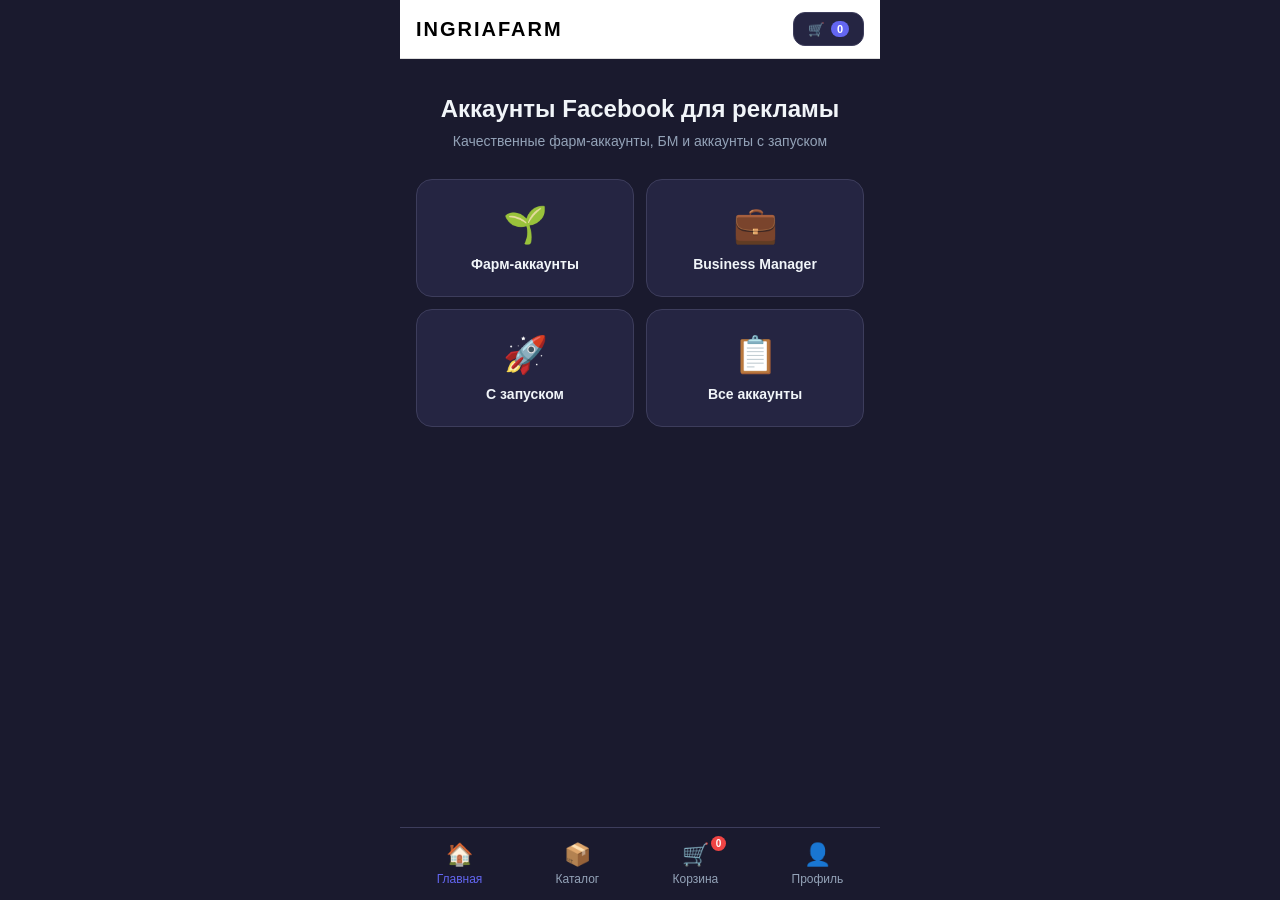
<file: webapp/index.html>
<!DOCTYPE html>
<html lang="ru">
<head>
    <meta charset="UTF-8">
    <meta name="viewport" content="width=device-width, initial-scale=1.0, user-scalable=no">
    <title>INGRIAFARM</title>
    <script src="https://telegram.org/js/telegram-web-app.js"></script>
    <link rel="stylesheet" href="css/style.css?v=2">
<base target="_blank">
</head>
<body>
    <div id="app">
        <!-- Шапка -->
        <header class="header">
            <div class="header-content">
                <div class="logo">INGRIAFARM</div>
                <button class="cart-btn" onclick="showCart()">
                    <span class="cart-icon">🛒</span>
                    <span class="cart-count" id="cartCount">0</span>
                </button>
            </div>
        </header>

        <main class="main">
            <!-- Home -->
            <div id="homeScreen" class="screen active">
                <div class="hero">
                    <h1>Аккаунты Facebook для рекламы</h1>
                    <p>Качественные фарм-аккаунты, БМ и аккаунты с запуском</p>
                </div>
                <div class="categories">
                    <div class="category-card" onclick="filterCategory('farm')">
                        <div class="category-icon">🌱</div>
                        <div class="category-name">Фарм-аккаунты</div>
                    </div>
                    <div class="category-card" onclick="filterCategory('bm')">
                        <div class="category-icon">💼</div>
                        <div class="category-name">Business Manager</div>
                    </div>
                    <div class="category-card" onclick="filterCategory('launch')">
                        <div class="category-icon">🚀</div>
                        <div class="category-name">С запуском</div>
                    </div>
                    <div class="category-card" onclick="filterCategory('all')">
                        <div class="category-icon">📋</div>
                        <div class="category-name">Все аккаунты</div>
                    </div>
                </div>
            </div>

            <!-- Catalog -->
            <div id="catalogScreen" class="screen">
                <div class="screen-header">
                    <button class="back-btn" onclick="showHome()">←</button>
                    <h2 id="catalogTitle">Каталог</h2>
                </div>
                <div class="filters">
                    <select id="countryFilter" onchange="applyFilters()">
                        <option value="all">Все страны</option>
                        <option value="usa">🇺🇸 США</option>
                        <option value="uk">🇬🇧 UK</option>
                        <option value="eu">🇪🇺 Европа</option>
                    </select>
                    <select id="ageFilter" onchange="applyFilters()">
                        <option value="all">Любой возраст</option>
                        <option value="1-3">1-3 мес</option>
                        <option value="3-6">3-6 мес</option>
                        <option value="6+">6+ мес</option>
                    </select>
                </div>
                <div class="products-grid" id="productsGrid"></div>
            </div>

            <!-- Product -->
            <div id="productScreen" class="screen">
                <div class="screen-header">
                    <button class="back-btn" onclick="showCatalog()">←</button>
                </div>
                <div id="productDetail"></div>
            </div>

            <!-- Cart -->
            <div id="cartScreen" class="screen">
                <div class="screen-header">
                    <button class="back-btn" onclick="showHome()">←</button>
                    <h2>Корзина</h2>
                </div>
                <div id="cartContent"></div>
            </div>

            <!-- Checkout -->
            <div id="checkoutScreen" class="screen">
                <div class="screen-header">
                    <button class="back-btn" onclick="showCart()">←</button>
                    <h2>Оформление</h2>
                </div>
                <div class="checkout-total" id="checkoutTotal">0 USDT</div>
                <button class="btn btn-primary" onclick="processPayment()">Оплатить</button>
            </div>

            <!-- Success -->
            <div id="successScreen" class="screen">
                <div class="success-content">
                    <div class="success-icon">✅</div>
                    <h2>Успешно!</h2>
                    <button class="btn btn-primary" onclick="showProfile()">В профиль</button>
                </div>
            </div>

            <!-- Profile -->
            <div id="profileScreen" class="screen">
                <div class="screen-header">
                    <button class="back-btn" onclick="showHome()">←</button>
                    <h2>INGRIAFARM</h2>
                </div>
                <div class="profile-hero">
                    <div class="profile-greeting">Привет, <span id="userName">Artur</span>!</div>
                    <div class="profile-deposit-btn" onclick="showDeposit()">+ ПОПОЛНИТЬ БАЛАНС</div>
                    <div class="profile-balance" id="profileBalance">0.00$</div>
                </div>
                <div class="profile-menu">
                    <button class="profile-menu-btn" onclick="showProfileTab('purchases')">
                        <span>🛒</span> Мои покупки
                    </button>
                    <button class="profile-menu-btn" onclick="showProfileTab('payments')">
                        <span>📋</span> Платежи
                    </button>
                </div>
                <div class="profile-tab-content" id="purchasesTab">
                    <div id="purchasesContent"></div>
                </div>
                <div class="profile-tab-content" id="paymentsTab">
                    <div id="paymentsContent"></div>
                </div>

                <!-- Deposit Screen (hidden by default) -->
                <div id="depositScreen" class="profile-tab-content">
                    <div id="depositContent"></div>
                </div>
            </div>
        </main>

        <!-- Навигация -->
        <nav class="bottom-nav">
            <button class="nav-btn active" onclick="showHome()">
                <span class="nav-icon">🏠</span>
                <span>Главная</span>
            </button>
            <button class="nav-btn" onclick="showCatalog()">
                <span class="nav-icon">📦</span>
                <span>Каталог</span>
            </button>
            <button class="nav-btn" onclick="showCart()">
                <span class="nav-icon">🛒</span>
                <span>Корзина</span>
                <span class="nav-badge" id="navBadge">0</span>
            </button>
            <button class="nav-btn" onclick="showProfile()">
                <span class="nav-icon">👤</span>
                <span>Профиль</span>
            </button>
        </nav>
    </div>
    <script src="js/app.js"></script>
</body>
</html>
</file>
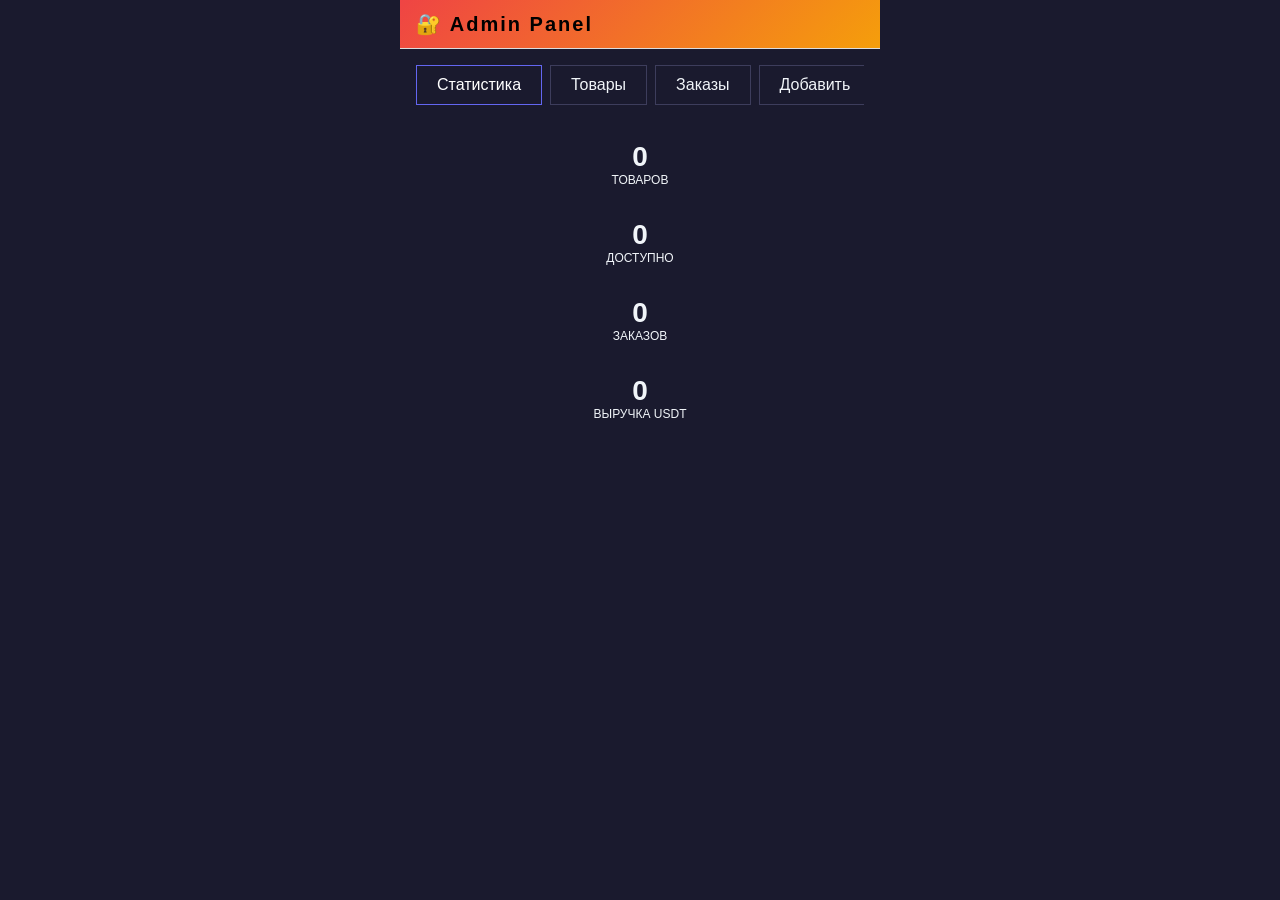
<file: webapp/admin.html>
<!DOCTYPE html>
<html lang="ru">
<head>
    <meta charset="UTF-8">
    <meta name="viewport" content="width=device-width, initial-scale=1.0, user-scalable=no">
    <title>Admin Panel - FB Shop</title>
    <script src="https://telegram.org/js/telegram-web-app.js"></script>
    <link rel="stylesheet" href="css/style.css">
    <style>
        .admin-header { background: linear-gradient(135deg, #ef4444 0%, #f59e0b 100%); }
        .stat-card { background: var(--bg-card); border-radius: var(--radius); padding: 16px; text-align: center; }
        .stat-value { font-size: 28px; font-weight: 800; color: var(--accent-hover); }
        .stat-label { font-size: 12px; color: var(--text-muted); text-transform: uppercase; }
        .admin-btn { background: var(--accent-gradient); border: none; border-radius: var(--radius-sm); padding: 14px; color: white; font-weight: 600; cursor: pointer; width: 100%; margin-bottom: 10px; }
        .admin-btn.danger { background: linear-gradient(135deg, #ef4444 0%, #dc2626 100%); }
        .form-group { margin-bottom: 16px; }
        .form-label { display: block; margin-bottom: 6px; font-size: 14px; color: var(--text-secondary); }
        .form-input { width: 100%; background: var(--bg-card); border: 1px solid var(--border); border-radius: var(--radius-sm); padding: 12px; color: var(--text-primary); font-size: 14px; }
        .form-input:focus { border-color: var(--accent); outline: none; }
        .product-row { display: flex; justify-content: space-between; align-items: center; padding: 12px; background: var(--bg-card); border-radius: var(--radius-sm); margin-bottom: 8px; }
        .tabs { display: flex; gap: 8px; margin-bottom: 20px; overflow-x: auto; }
        .tab { background: var(--bg-card); border: 1px solid var(--border); border-radius: var(--radius-sm); padding: 10px 20px; color: var(--text-secondary); cursor: pointer; white-space: nowrap; }
        .tab.active { background: var(--accent-gradient); color: white; border-color: var(--accent); }
    </style>
</head>
<body>
    <div id="app">
        <header class="header admin-header">
            <div class="header-content">
                <div class="logo">
                    <span class="logo-icon">🔐</span>
                    <span class="logo-text">Admin Panel</span>
                </div>
            </div>
        </header>

        <main class="main">
            <div id="adminScreen" class="screen active">
                <div class="tabs">
                    <div class="tab active" onclick="showTab('stats')">Статистика</div>
                    <div class="tab" onclick="showTab('products')">Товары</div>
                    <div class="tab" onclick="showTab('orders')">Заказы</div>
                    <div class="tab" onclick="showTab('add')">Добавить</div>
                </div>

                <!-- Stats Tab -->
                <div id="statsTab" class="tab-content">
                    <div class="categories-grid" style="grid-template-columns: repeat(2, 1fr);">
                        <div class="stat-card">
                            <div class="stat-value" id="statProducts">0</div>
                            <div class="stat-label">Товаров</div>
                        </div>
                        <div class="stat-card">
                            <div class="stat-value" id="statAvailable">0</div>
                            <div class="stat-label">Доступно</div>
                        </div>
                        <div class="stat-card">
                            <div class="stat-value" id="statOrders">0</div>
                            <div class="stat-label">Заказов</div>
                        </div>
                        <div class="stat-card">
                            <div class="stat-value" id="statRevenue">0</div>
                            <div class="stat-label">Выручка USDT</div>
                        </div>
                    </div>
                </div>

                <!-- Products Tab -->
                <div id="productsTab" class="tab-content" style="display:none;">
                    <div id="adminProductsList"></div>
                </div>

                <!-- Orders Tab -->
                <div id="ordersTab" class="tab-content" style="display:none;">
                    <div id="adminOrdersList"></div>
                </div>

                <!-- Add Product Tab -->
                <div id="addTab" class="tab-content" style="display:none;">
                    <h3 class="section-title">Добавить товар</h3>
                    <div class="form-group">
                        <label class="form-label">Название</label>
                        <input class="form-input" id="addTitle" placeholder="Farm-akkaunt Facebook USA">
                    </div>
                    <div class="form-group">
                        <label class="form-label">Категория</label>
                        <select class="form-input" id="addCategory">
                            <option value="farm">Фарм-аккаунт</option>
                            <option value="bm">Business Manager</option>
                            <option value="launch">С запуском</option>
                        </select>
                    </div>
                    <div class="form-group">
                        <label class="form-label">Страна</label>
                        <select class="form-input" id="addCountry">
                            <option value="usa">США</option>
                            <option value="uk">Великобритания</option>
                            <option value="eu">Европа</option>
                        </select>
                    </div>
                    <div class="form-group">
                        <label class="form-label">Возраст</label>
                        <select class="form-input" id="addAge">
                            <option value="1-3">1-3 месяца</option>
                            <option value="3-6">3-6 месяцев</option>
                            <option value="6+">6+ месяцев</option>
                        </select>
                    </div>
                    <div class="form-group">
                        <label class="form-label">Цена (USDT)</label>
                        <input class="form-input" id="addPrice" type="number" placeholder="25">
                    </div>
                    <div class="form-group">
                        <label class="form-label">Бейдж</label>
                        <input class="form-input" id="addBadge" placeholder="Популярный">
                    </div>
                    <div class="form-group">
                        <label class="form-label">Логин</label>
                        <input class="form-input" id="addLogin" placeholder="email@gmail.com">
                    </div>
                    <div class="form-group">
                        <label class="form-label">Пароль</label>
                        <input class="form-input" id="addPassword" placeholder="password123">
                    </div>
                    <div class="form-group">
                        <label class="form-label">Cookies файл</label>
                        <input class="form-input" id="addCookies" placeholder="cookies.json">
                    </div>
                    <div class="form-group">
                        <label class="form-label">2FA код</label>
                        <input class="form-input" id="add2FA" placeholder="123456 (или оставь пустым)">
                    </div>
                    <div class="form-group">
                        <label class="form-label">Описание</label>
                        <textarea class="form-input" id="addDescription" rows="3" placeholder="Описание товара..."></textarea>
                    </div>
                    <button class="admin-btn" onclick="addProduct()">Добавить товар</button>
                </div>
            </div>

            <!-- Access Denied -->
            <div id="accessDenied" class="screen" style="text-align:center; padding-top:100px;">
                <div style="font-size:64px;">🚫</div>
                <h2>Доступ запрещён</h2>
                <p style="color:var(--text-muted);">У вас нет прав администратора</p>
            </div>
        </main>
    </div>

    <script>
        let tg = window.Telegram.WebApp;
        tg.ready();
        tg.setHeaderColor('#0a0a0f');
        tg.setBackgroundColor('#0a0a0f');

        let userId = tg.initDataUnsafe?.user?.id;
        let isAdmin = false;

        async function checkAdmin() {
            try {
                let res = await fetch('/api/admin/check/' + userId);
                let data = await res.json();
                isAdmin = data.is_admin;

                if (!isAdmin) {
                    document.getElementById('adminScreen').classList.remove('active');
                    document.getElementById('accessDenied').classList.add('active');
                } else {
                    loadStats();
                }
            } catch(e) {
                console.error(e);
            }
        }

        function showTab(tab) {
            document.querySelectorAll('.tab').forEach(t => t.classList.remove('active'));
            document.querySelectorAll('.tab-content').forEach(t => t.style.display = 'none');

            event.target.classList.add('active');
            document.getElementById(tab + 'Tab').style.display = 'block';

            if (tab === 'stats') loadStats();
            if (tab === 'products') loadAdminProducts();
            if (tab === 'orders') loadAdminOrders();
        }

        async function loadStats() {
            try {
                let res = await fetch('/api/admin/stats?user_id=' + userId);
                let data = await res.json();
                document.getElementById('statProducts').textContent = data.total_products;
                document.getElementById('statAvailable').textContent = data.available_products;
                document.getElementById('statOrders').textContent = data.total_orders;
                document.getElementById('statRevenue').textContent = data.total_revenue;
            } catch(e) { console.error(e); }
        }

        async function loadAdminProducts() {
            try {
                let res = await fetch('/api/admin/products?user_id=' + userId);
                let data = await res.json();
                let html = '';
                data.products.forEach(p => {
                    let status = p.status === 'available' ? 'Доступно' : 'Продано';
                    html += '<div class="product-row">';
                    html += '<div><b>#' + p.id + '</b> ' + p.title + '<br><small>' + p.price + ' USDT | ' + status + '</small></div>';
                    html += '<button class="btn btn-secondary" style="width:auto;padding:8px 12px;" onclick="editProduct(' + p.id + ')">Изменить</button>';
                    html += '</div>';
                });
                document.getElementById('adminProductsList').innerHTML = html || '<p style="color:var(--text-muted);text-align:center;">Товаров нет</p>';
            } catch(e) { console.error(e); }
        }

        async function loadAdminOrders() {
            try {
                let res = await fetch('/api/admin/orders?user_id=' + userId);
                let data = await res.json();
                let html = '';
                data.orders.forEach(o => {
                    let status = o.status === 'paid' ? '✅ Оплачен' : '⏳ Ожидание';
                    html += '<div class="product-row">';
                    html += '<div><b>' + o.order_id + '</b><br><small>' + o.total + ' USDT | ' + status + ' | ' + o.created_at + '</small></div>';
                    html += '</div>';
                });
                document.getElementById('adminOrdersList').innerHTML = html || '<p style="color:var(--text-muted);text-align:center;">Заказов нет</p>';
            } catch(e) { console.error(e); }
        }

        async function addProduct() {
            let product = {
                user_id: userId,
                title: document.getElementById('addTitle').value,
                category: document.getElementById('addCategory').value,
                country: document.getElementById('addCountry').value,
                age: document.getElementById('addAge').value,
                price: parseFloat(document.getElementById('addPrice').value),
                badge: document.getElementById('addBadge').value,
                login: document.getElementById('addLogin').value,
                password: document.getElementById('addPassword').value,
                cookies: document.getElementById('addCookies').value,
                two_fa: document.getElementById('add2FA').value || null,
                description: document.getElementById('addDescription').value,
                specs: {
                    'Страна': document.getElementById('addCountry').options[document.getElementById('addCountry').selectedIndex].text,
                    'Возраст': document.getElementById('addAge').options[document.getElementById('addAge').selectedIndex].text,
                    'Тип': document.getElementById('addCategory').options[document.getElementById('addCategory').selectedIndex].text
                }
            };

            try {
                let res = await fetch('/api/admin/products', {
                    method: 'POST',
                    headers: {'Content-Type': 'application/json'},
                    body: JSON.stringify(product)
                });
                let data = await res.json();
                if (data.success) {
                    tg.showAlert('Товар добавлен! ID: ' + data.product_id);
                    // Clear form
                    document.querySelectorAll('.form-input').forEach(i => i.value = '');
                }
            } catch(e) { console.error(e); }
        }

        checkAdmin();
    </script>
</body>
</html>
</file>
<file: webapp/css/style.css>
* {
    margin: 0;
    padding: 0;
    box-sizing: border-box;
    -webkit-tap-highlight-color: transparent;
}

:root {
    --bg: #1a1a2e;
    --card: #252542;
    --accent: #6366f1;
    --text: #f1f5f9;
    --text2: #94a3b8;
    --border: #3d3d5c;
    --success: #22c55e;
}

body {
    font-family: -apple-system, BlinkMacSystemFont, 'Segoe UI', Roboto, sans-serif;
    background: var(--bg);
    color: var(--text);
    height: 100vh;
    overflow: hidden;
}

#app {
    max-width: 480px;
    margin: 0 auto;
    height: 100vh;
    display: flex;
    flex-direction: column;
    position: relative;
}

/* HEADER - 弍亠仍舒� �舒仗从舒 */
.header {
    background: #fff;
    padding: 12px 16px;
    border-bottom: 1px solid #ddd;
    flex-shrink: 0;
}

.header-content {
    display: flex;
    justify-content: space-between;
    align-items: center;
}

.logo {
    font-size: 20px;
    font-weight: 800;
    letter-spacing: 2px;
    color: #000;
}

.cart-btn {
    background: var(--card);
    border: 1px solid var(--border);
    border-radius: 12px;
    padding: 8px 14px;
    color: var(--text);
    cursor: pointer;
    display: flex;
    align-items: center;
    gap: 6px;
}

.cart-count {
    background: var(--accent);
    color: white;
    font-size: 11px;
    font-weight: 700;
    padding: 2px 6px;
    border-radius: 10px;
}

/* MAIN */
.main {
    flex: 1;
    overflow-y: auto;
    position: relative;
}

.screen {
    display: none;
    padding: 16px;
    animation: fadeIn 0.3s ease;
}

.screen.active {
    display: block;
}

@keyframes fadeIn {
    from { opacity: 0; }
    to { opacity: 1; }
}

/* SCREEN HEADER */
.screen-header {
    display: flex;
    align-items: center;
    gap: 12px;
    margin-bottom: 20px;
}

.back-btn {
    background: var(--card);
    border: 1px solid var(--border);
    border-radius: 12px;
    padding: 8px 14px;
    color: var(--text2);
    cursor: pointer;
    font-size: 16px;
}

/* HERO */
.hero {
    text-align: center;
    padding: 20px 0 30px;
}

.hero h1 {
    font-size: 24px;
    font-weight: 800;
    margin-bottom: 10px;
}

.hero p {
    color: var(--text2);
    font-size: 14px;
}

/* CATEGORIES */
.categories {
    display: grid;
    grid-template-columns: repeat(2, 1fr);
    gap: 12px;
}

.category-card {
    background: var(--card);
    border: 1px solid var(--border);
    border-radius: 16px;
    padding: 24px 16px;
    text-align: center;
    cursor: pointer;
}

.category-icon {
    font-size: 36px;
    margin-bottom: 10px;
}

.category-name {
    font-size: 14px;
    font-weight: 600;
}

/* FILTERS */
.filters {
    display: flex;
    gap: 10px;
    margin-bottom: 16px;
}

.filters select {
    background: var(--card);
    border: 1px solid var(--border);
    border-radius: 12px;
    padding: 10px 14px;
    color: var(--text);
    font-size: 14px;
    flex: 1;
}

/* PRODUCTS */
.products-grid {
    display: grid;
    gap: 12px;
}

.product-card {
    background: var(--card);
    border: 1px solid var(--border);
    border-radius: 16px;
    padding: 16px;
    cursor: pointer;
}

.product-header {
    display: flex;
    justify-content: space-between;
    margin-bottom: 10px;
}

.product-title {
    font-weight: 600;
}

.product-badge {
    background: var(--accent);
    color: white;
    font-size: 11px;
    padding: 4px 10px;
    border-radius: 20px;
}

.product-tags {
    display: flex;
    gap: 6px;
    margin-bottom: 12px;
}

.product-tag {
    background: var(--bg);
    border-radius: 6px;
    padding: 4px 10px;
    font-size: 12px;
    color: var(--text2);
}

.product-footer {
    display: flex;
    justify-content: space-between;
    align-items: center;
}

.product-price {
    font-size: 20px;
    font-weight: 700;
    color: var(--success);
}

.btn-add {
    background: var(--accent);
    border: none;
    border-radius: 12px;
    padding: 10px 18px;
    color: white;
    font-weight: 600;
    cursor: pointer;
}

/* PRODUCT DETAIL */
#productDetail {
    background: var(--card);
    border-radius: 16px;
    padding: 20px;
}

.spec-row {
    display: flex;
    justify-content: space-between;
    padding: 10px 0;
    border-bottom: 1px solid var(--border);
    font-size: 14px;
}

.spec-label {
    color: var(--text2);
}

/* CART */
.cart-item {
    background: var(--card);
    border-radius: 16px;
    padding: 16px;
    display: flex;
    justify-content: space-between;
    align-items: center;
    margin-bottom: 10px;
}

.cart-item-remove {
    background: #ef4444;
    border: none;
    border-radius: 8px;
    padding: 8px 12px;
    color: white;
    cursor: pointer;
}

.cart-total {
    text-align: center;
    font-size: 28px;
    font-weight: 800;
    margin: 20px 0;
}

/* CHECKOUT */
.checkout-total {
    text-align: center;
    font-size: 36px;
    font-weight: 800;
    margin: 30px 0;
}

/* SUCCESS */
.success-content {
    text-align: center;
    padding: 60px 20px;
}

.success-icon {
    font-size: 64px;
    margin-bottom: 20px;
}

/* PROFILE - �弌�������� */
.profile-hero {
    text-align: center;
    padding: 40px 20px;
    margin-bottom: 20px;
}

/* ��亳于亠�, 弌舒�舒! - ��亳�� 仗仂弍仂仍��亠 */
.profile-greeting {
    font-size: 22px;
    color: var(--text2);
    margin-bottom: 10px;
}

.profile-greeting span {
    color: var(--accent);
    font-weight: 600;
}

/* + �������丐亂 �����弌 - 仄亠仆��亠, hover */
.profile-deposit-btn {
    font-size: 10px;
    color: var(--text2);
    margin-bottom: 16px;
    cursor: pointer;
    letter-spacing: 1.5px;
    transition: color 0.2s;
    display: inline-block;
    padding: 4px 8px;
    border-radius: 6px;
}

.profile-deposit-btn:hover {
    color: var(--accent);
}

/* �舒仍舒仆� - 仄亠仆��亠, 从仍亳从舒弍亠仍�仆�亶, 仆舒 仂�亟亠仍�仆仂亶 ���仂从亠, �仂 �于亠�亠仆亳亠仄 */
.profile-balance {
    font-size: 36px;
    font-weight: 300;
    line-height: 1;
    cursor: pointer;
    display: block;
    margin: 0 auto;
    transition: opacity 0.2s;
    text-shadow: 0 0 20px rgba(255, 255, 255, 0.4), 0 0 40px rgba(255, 255, 255, 0.2), 0 0 60px rgba(255, 255, 255, 0.1);
}

.profile-balance:hover {
    opacity: 0.8;
}

.profile-menu {
    display: flex;
    flex-direction: column;
    gap: 10px;
    padding: 0 16px;
}

.profile-menu-btn {
    background: var(--card);
    border: 1px solid var(--border);
    border-radius: 16px;
    padding: 16px 20px;
    color: var(--text);
    font-size: 16px;
    cursor: pointer;
    display: flex;
    align-items: center;
    gap: 12px;
    text-align: left;
}

.profile-tab-content {
    display: none;
    padding: 16px;
}

.profile-tab-content.active {
    display: block;
}

/* BUTTONS */
.btn {
    border: none;
    border-radius: 16px;
    padding: 16px 24px;
    font-size: 16px;
    font-weight: 600;
    cursor: pointer;
    width: 100%;
}

.btn-primary {
    background: var(--accent);
    color: white;
}

/* EMPTY */
.empty-state {
    text-align: center;
    padding: 60px 20px;
    color: var(--text2);
}

.empty-icon {
    font-size: 48px;
    margin-bottom: 16px;
}

/* BOTTOM NAV */
.bottom-nav {
    display: flex;
    justify-content: space-around;
    padding: 8px 0;
    border-top: 1px solid var(--border);
    background: var(--bg);
    flex-shrink: 0;
}

.nav-btn {
    background: none;
    border: none;
    color: var(--text2);
    display: flex;
    flex-direction: column;
    align-items: center;
    gap: 4px;
    padding: 6px 16px;
    cursor: pointer;
    font-size: 12px;
    position: relative;
}

.nav-btn.active {
    color: var(--accent);
}

.nav-icon {
    font-size: 22px;
}

.nav-badge {
    position: absolute;
    top: 0;
    right: 8px;
    background: #ef4444;
    color: white;
    font-size: 10px;
    font-weight: 700;
    padding: 2px 5px;
    border-radius: 10px;
}

/* LOADING */
.loading {
    text-align: center;
    padding: 40px;
    color: var(--text2);
}

/* TRANSACTIONS */
.transaction-card {
    background: var(--card);
    border-radius: 16px;
    padding: 16px;
    display: flex;
    align-items: center;
    gap: 12px;
    margin-bottom: 10px;
}

.transaction-icon {
    font-size: 24px;
}

.transaction-info {
    flex: 1;
}

.transaction-title {
    font-weight: 600;
    font-size: 14px;
}

.transaction-desc {
    font-size: 12px;
    color: var(--text2);
}

.transaction-amount {
    font-weight: 700;
}


/* PRODUCT CARD - NEW DESIGN */
.product-card {
    background: var(--card);
    border: 1px solid var(--border);
    border-radius: 16px;
    padding: 16px;
    margin-bottom: 12px;
    transition: transform 0.2s;
}

.product-card:hover {
    transform: translateY(-2px);
}

.product-card-header {
    display: flex;
    align-items: center;
    gap: 8px;
    margin-bottom: 12px;
    cursor: pointer;
}

.product-card-icon {
    font-size: 20px;
}

.product-card-title {
    font-size: 14px;
    font-weight: 600;
    flex: 1;
    line-height: 1.4;
}

.product-card-body {
    display: flex;
    justify-content: space-between;
    align-items: flex-end;
}

.product-card-price {
    font-size: 28px;
    font-weight: 700;
    color: var(--text);
    line-height: 1;
}

.product-card-stock {
    font-size: 12px;
    color: var(--success);
    margin-top: 4px;
}

.product-card-actions {
    display: flex;
    flex-direction: column;
    gap: 8px;
    align-items: flex-end;
}

.btn-buy {
    background: var(--accent);
    border: none;
    border-radius: 12px;
    padding: 10px 20px;
    color: white;
    font-weight: 600;
    cursor: pointer;
    display: flex;
    align-items: center;
    gap: 6px;
    font-size: 14px;
}

.btn-buy:hover {
    opacity: 0.9;
}

.btn-buy:disabled {
    background: #333;
    color: #666;
    cursor: not-allowed;
    opacity: 0.5;
}

.btn-add-cart {
    background: transparent;
    border: 1px solid var(--border);
    border-radius: 12px;
    padding: 8px 16px;
    color: var(--text2);
    font-size: 12px;
    cursor: pointer;
}

.btn-add-cart:hover {
    border-color: var(--accent);
    color: var(--accent);
}

/* PRODUCT DETAIL - NEW DESIGN */
.product-detail-header {
    margin-bottom: 20px;
}

.product-detail-title {
    font-size: 18px;
    font-weight: 600;
    line-height: 1.4;
    margin-bottom: 16px;
}

.product-detail-price-row {
    display: flex;
    justify-content: space-between;
    align-items: center;
    margin-bottom: 16px;
}

.product-detail-price {
    font-size: 36px;
    font-weight: 700;
}

.product-detail-stock {
    background: rgba(78, 205, 196, 0.1);
    color: var(--success);
    padding: 6px 12px;
    border-radius: 8px;
    font-size: 13px;
    display: flex;
    align-items: center;
    gap: 6px;
}

.product-detail-actions {
    display: flex;
    gap: 10px;
    margin-bottom: 24px;
}

.product-detail-actions .btn-buy {
    flex: 1;
    justify-content: center;
    padding: 14px;
    font-size: 16px;
}

.product-detail-actions .btn-add-cart {
    flex: 1;
    padding: 14px;
    font-size: 14px;
    text-align: center;
}

.product-detail-section {
    margin-bottom: 20px;
}

.product-detail-section h3 {
    font-size: 16px;
    font-weight: 600;
    margin-bottom: 12px;
    color: var(--text);
}

.product-detail-description {
    color: var(--text2);
    line-height: 1.6;
    font-size: 14px;
}

/* OUT OF STOCK */
.product-card.out-of-stock {
    opacity: 0.6;
}

.product-card.out-of-stock .product-card-stock {
    color: #ff6b6b;
}

/* ORDER */
.order-card {
    background: var(--card);
    border-radius: 16px;
    padding: 16px;
    margin-bottom: 10px;
}

.order-header {
    display: flex;
    justify-content: space-between;
    margin-bottom: 10px;
}

.order-status {
    font-size: 12px;
    padding: 4px 10px;
    border-radius: 20px;
}

.order-status.completed {
    background: rgba(34, 197, 94, 0.2);
    color: var(--success);
}

.order-status.pending {
    background: rgba(245, 158, 11, 0.2);
    color: #f59e0b;
}

.order-total {
    font-weight: 700;
    margin-top: 10px;
}

.account-data {
    background: var(--bg);
    border-radius: 12px;
    padding: 12px;
    margin-top: 10px;
    font-family: monospace;
    font-size: 13px;
}

/* ===== MODAL STYLES ===== */
.modal-overlay {
    position: fixed;
    top: 0;
    left: 0;
    width: 100%;
    height: 100%;
    background: rgba(0, 0, 0, 0.8);
    display: flex;
    align-items: center;
    justify-content: center;
    z-index: 1000;
}

.modal-content {
    background: #1a1a2e;
    border-radius: 16px;
    width: 90%;
    max-width: 400px;
    padding: 20px;
}

.modal-header {
    display: flex;
    justify-content: space-between;
    align-items: center;
    margin-bottom: 20px;
}

.modal-header h3 {
    margin: 0;
    font-size: 18px;
}

.modal-close {
    background: none;
    border: none;
    color: #fff;
    font-size: 20px;
    cursor: pointer;
}

.checkout-quantity {
    display: flex;
    align-items: center;
    justify-content: center;
    gap: 20px;
    margin: 20px 0;
}

.checkout-quantity button {
    width: 40px;
    height: 40px;
    border-radius: 50%;
    border: 1px solid #4ecdc4;
    background: transparent;
    color: #4ecdc4;
    font-size: 20px;
    cursor: pointer;
}

.checkout-quantity span {
    font-size: 24px;
    font-weight: bold;
}

.checkout-total {
    text-align: center;
    margin: 20px 0;
}

.checkout-total span {
    font-size: 32px;
    font-weight: bold;
    display: block;
}

.checkout-total small {
    color: #888;
    font-size: 12px;
}

.modal-footer {
    display: flex;
    gap: 10px;
    margin-top: 20px;
}

.modal-footer .btn {
    flex: 1;
    padding: 15px;
    border-radius: 12px;
    border: none;
    cursor: pointer;
    font-weight: 600;
}

.btn-secondary {
    background: #333;
    color: #fff;
}

.btn-primary {
    background: #4ecdc4;
    color: #1a1a2e;
}
</file>
